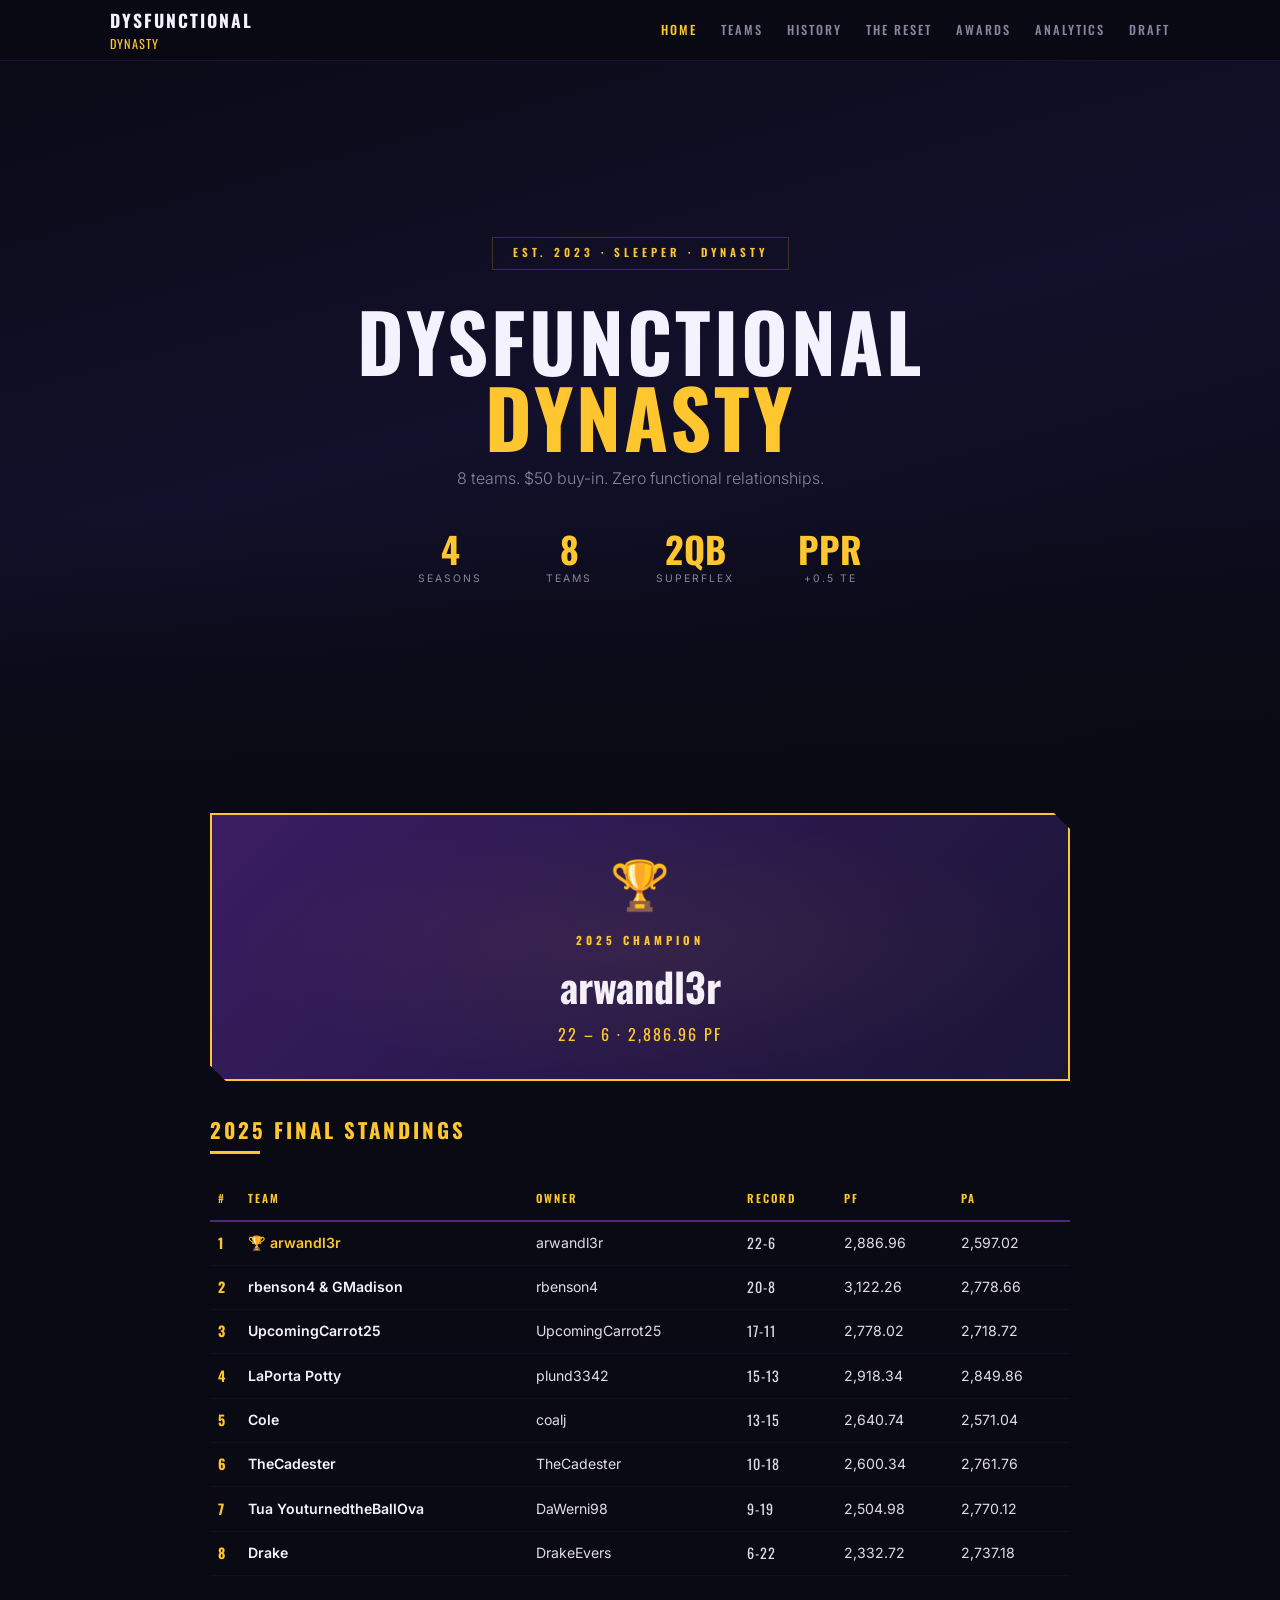
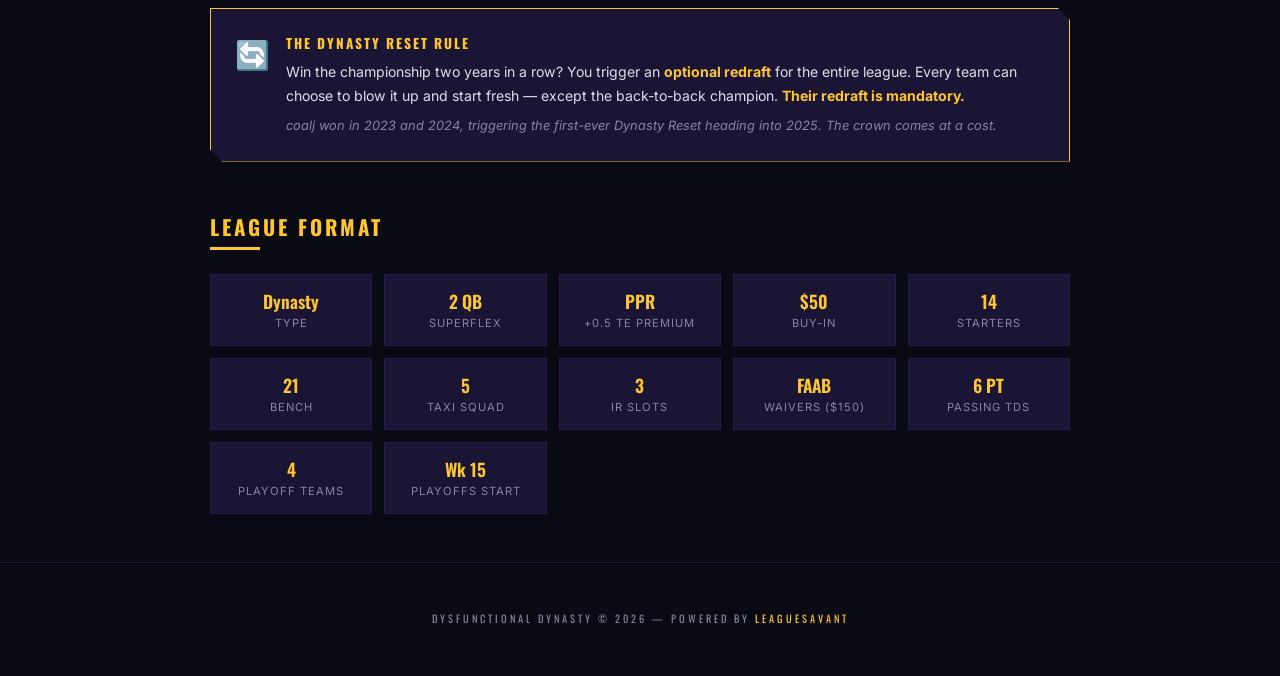
<file: index.html>
<!DOCTYPE html>
<html lang="en">
<head>
  <meta charset="UTF-8">
  <meta name="viewport" content="width=device-width, initial-scale=1.0">
  <title>Dysfunctional Dynasty — Fantasy Football</title>
  <link rel="stylesheet" href="css/style.css">
  <link href="https://fonts.googleapis.com/css2?family=Oswald:wght@400;500;600;700&family=Inter:wght@300;400;500;600;700&display=swap" rel="stylesheet">
</head>
<body>

<nav class="nav">
  <div class="nav-inner">
    <a href="index.html" class="nav-logo">DYSFUNCTIONAL<span>DYNASTY</span></a>
    <div class="nav-toggle" onclick="this.nextElementSibling.classList.toggle('open')"><span></span><span></span><span></span></div>
    <div class="nav-links">
      <a href="index.html" class="active">Home</a>
      <a href="teams.html">Teams</a>
      <a href="history.html">History</a>
      <a href="reset.html">The Reset</a>
        <a href="awards.html">Awards</a>
      <a href="analytics.html">Analytics</a>
      <a href="draft.html">Draft</a>
    </div>
  </div>
</nav>

<div class="hero">
  <div class="hero-content">
    <div style="font-size:0.7rem;font-family:'Oswald',sans-serif;font-weight:600;letter-spacing:4px;text-transform:uppercase;color:var(--gold);border:1px solid var(--border-gold);display:inline-block;padding:0.4rem 1.25rem;margin-bottom:2rem;">Est. 2023 · Sleeper · Dynasty</div>
    <h1 style="font-size:clamp(2.5rem,10vw,5rem);letter-spacing:3px;line-height:0.95;color:var(--white);margin-bottom:0.75rem;">DYSFUNCTIONAL<br><span style="color:var(--gold);">DYNASTY</span></h1>
    <p style="color:var(--text-muted);font-size:1rem;font-weight:300;max-width:500px;margin:0 auto 2.5rem;">8 teams. $50 buy-in. Zero functional relationships.</p>
    <div style="display:flex;gap:clamp(1.5rem,5vw,4rem);justify-content:center;flex-wrap:wrap;">
      <div style="text-align:center;"><div style="font-family:'Oswald',sans-serif;font-size:clamp(1.5rem,4vw,2.25rem);font-weight:700;color:var(--gold);line-height:1;">4</div><div style="font-size:0.65rem;text-transform:uppercase;letter-spacing:2px;color:var(--text-muted);margin-top:0.25rem;">Seasons</div></div>
      <div style="text-align:center;"><div style="font-family:'Oswald',sans-serif;font-size:clamp(1.5rem,4vw,2.25rem);font-weight:700;color:var(--gold);line-height:1;">8</div><div style="font-size:0.65rem;text-transform:uppercase;letter-spacing:2px;color:var(--text-muted);margin-top:0.25rem;">Teams</div></div>
      <div style="text-align:center;"><div style="font-family:'Oswald',sans-serif;font-size:clamp(1.5rem,4vw,2.25rem);font-weight:700;color:var(--gold);line-height:1;">2QB</div><div style="font-size:0.65rem;text-transform:uppercase;letter-spacing:2px;color:var(--text-muted);margin-top:0.25rem;">Superflex</div></div>
      <div style="text-align:center;"><div style="font-family:'Oswald',sans-serif;font-size:clamp(1.5rem,4vw,2.25rem);font-weight:700;color:var(--gold);line-height:1;">PPR</div><div style="font-size:0.65rem;text-transform:uppercase;letter-spacing:2px;color:var(--text-muted);margin-top:0.25rem;">+0.5 TE</div></div>
    </div>
  </div>
</div>

<section class="section">
  <!-- Champion Banner -->
  <div class="champ-banner">
    <div class="trophy">🏆</div>
    <h3>2025 Champion</h3>
    <div class="champ-name">arwandl3r</div>
    <div class="champ-record">22 – 6 · 2,886.96 PF</div>
  </div>

  <!-- 2025 Final Standings -->
  <h2 class="section-title">2025 Final Standings</h2>
  <div class="gold-line"></div>

  <div style="overflow-x:auto;">
    <table class="standings-table">
      <thead>
        <tr><th>#</th><th>Team</th><th>Owner</th><th>Record</th><th>PF</th><th>PA</th></tr>
      </thead>
      <tbody>
        <tr><td class="rank">1</td><td class="team-name champ">🏆 arwandl3r</td><td>arwandl3r</td><td class="record">22-6</td><td>2,886.96</td><td>2,597.02</td></tr>
        <tr><td class="rank">2</td><td class="team-name">rbenson4 & GMadison</td><td>rbenson4</td><td class="record">20-8</td><td>3,122.26</td><td>2,778.66</td></tr>
        <tr><td class="rank">3</td><td class="team-name">UpcomingCarrot25</td><td>UpcomingCarrot25</td><td class="record">17-11</td><td>2,778.02</td><td>2,718.72</td></tr>
        <tr><td class="rank">4</td><td class="team-name">LaPorta Potty</td><td>plund3342</td><td class="record">15-13</td><td>2,918.34</td><td>2,849.86</td></tr>
        <tr><td class="rank">5</td><td class="team-name">Cole</td><td>coalj</td><td class="record">13-15</td><td>2,640.74</td><td>2,571.04</td></tr>
        <tr><td class="rank">6</td><td class="team-name">TheCadester</td><td>TheCadester</td><td class="record">10-18</td><td>2,600.34</td><td>2,761.76</td></tr>
        <tr><td class="rank">7</td><td class="team-name">Tua YouturnedtheBallOva</td><td>DaWerni98</td><td class="record">9-19</td><td>2,504.98</td><td>2,770.12</td></tr>
        <tr><td class="rank">8</td><td class="team-name">Drake</td><td>DrakeEvers</td><td class="record">6-22</td><td>2,332.72</td><td>2,737.18</td></tr>
      </tbody>
    </table>
  </div>

  <!-- Dynasty Reset Rule -->
  <div class="card" style="margin-top:2rem;border-color:var(--gold);">
    <div style="display:flex;align-items:flex-start;gap:1rem;">
      <div style="font-size:1.75rem;">🔄</div>
      <div>
        <h3 style="font-family:'Oswald',sans-serif;font-size:0.85rem;letter-spacing:2px;color:var(--gold);text-transform:uppercase;margin-bottom:0.35rem;">The Dynasty Reset Rule</h3>
        <p style="font-size:0.88rem;color:var(--text);line-height:1.7;">Win the championship two years in a row? You trigger an <strong style="color:var(--gold);">optional redraft</strong> for the entire league. Every team can choose to blow it up and start fresh — except the back-to-back champion. <strong style="color:var(--gold);">Their redraft is mandatory.</strong></p>
        <p style="font-size:0.8rem;color:var(--text-muted);margin-top:0.5rem;font-style:italic;">coalj won in 2023 and 2024, triggering the first-ever Dynasty Reset heading into 2025. The crown comes at a cost.</p>
      </div>
    </div>
  </div>

  <!-- League Format -->
  <div style="margin-top:3rem;">
    <h2 class="section-title">League Format</h2>
    <div class="gold-line"></div>
    <div class="format-grid">
      <div class="format-item"><div class="val">Dynasty</div><div class="label">Type</div></div>
      <div class="format-item"><div class="val">2 QB</div><div class="label">Superflex</div></div>
      <div class="format-item"><div class="val">PPR</div><div class="label">+0.5 TE Premium</div></div>
      <div class="format-item"><div class="val">$50</div><div class="label">Buy-In</div></div>
      <div class="format-item"><div class="val">14</div><div class="label">Starters</div></div>
      <div class="format-item"><div class="val">21</div><div class="label">Bench</div></div>
      <div class="format-item"><div class="val">5</div><div class="label">Taxi Squad</div></div>
      <div class="format-item"><div class="val">3</div><div class="label">IR Slots</div></div>
      <div class="format-item"><div class="val">FAAB</div><div class="label">Waivers ($150)</div></div>
      <div class="format-item"><div class="val">6 PT</div><div class="label">Passing TDs</div></div>
      <div class="format-item"><div class="val">4</div><div class="label">Playoff Teams</div></div>
      <div class="format-item"><div class="val">Wk 15</div><div class="label">Playoffs Start</div></div>
    </div>
  </div>
</section>

<footer>Dysfunctional Dynasty &copy; 2026 — Powered by <span>LeagueSavant</span></footer>

</body>
</html>
</file>
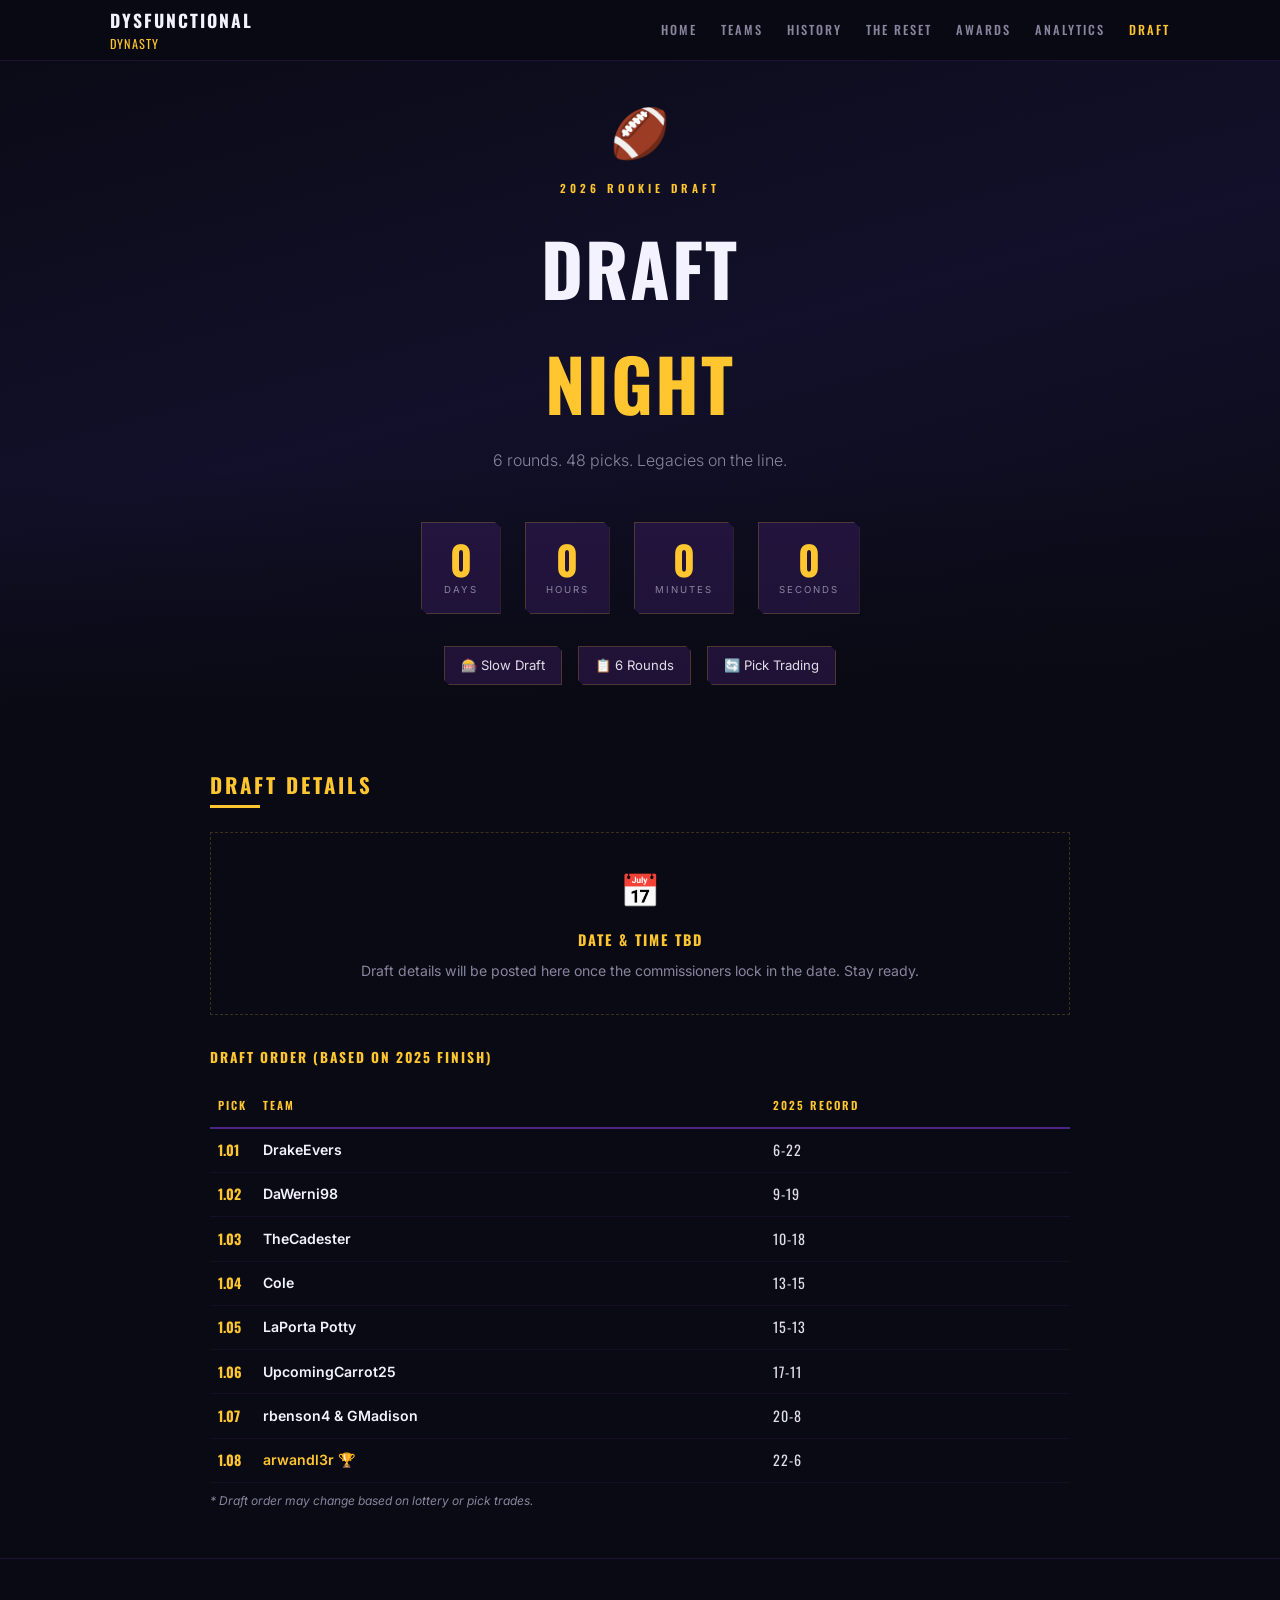
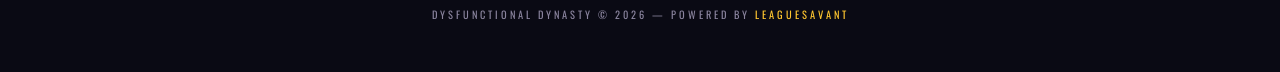
<file: draft.html>
<!DOCTYPE html>
<html lang="en">
<head>
  <meta charset="UTF-8">
  <meta name="viewport" content="width=device-width, initial-scale=1.0">
  <title>Draft — Dysfunctional Dynasty</title>
  <link rel="stylesheet" href="css/style.css">
  <link href="https://fonts.googleapis.com/css2?family=Oswald:wght@400;500;600;700&family=Inter:wght@300;400;500;600;700&display=swap" rel="stylesheet">
</head>
<body>

<nav class="nav">
  <div class="nav-inner">
    <a href="index.html" class="nav-logo">DYSFUNCTIONAL<span>DYNASTY</span></a>
    <div class="nav-toggle" onclick="this.nextElementSibling.classList.toggle('open')"><span></span><span></span><span></span></div>
    <div class="nav-links">
      <a href="index.html">Home</a>
      <a href="teams.html">Teams</a>
      <a href="history.html">History</a>
      <a href="reset.html">The Reset</a>
        <a href="awards.html">Awards</a>
      <a href="analytics.html">Analytics</a>
      <a href="draft.html" class="active">Draft</a>
    </div>
  </div>
</nav>

<div class="hero" style="min-height:80vh;">
  <div class="hero-content">
    <div style="font-size:3rem;margin-bottom:0.5rem;">🏈</div>
    <div style="font-size:0.7rem;font-family:'Oswald',sans-serif;font-weight:600;letter-spacing:4px;text-transform:uppercase;color:var(--gold);margin-bottom:0.75rem;">2026 Rookie Draft</div>
    <h1 style="font-size:clamp(2.5rem,8vw,4.5rem);letter-spacing:2px;color:var(--white);margin-bottom:0.5rem;">DRAFT<br><span style="color:var(--gold);">NIGHT</span></h1>
    <p style="color:var(--text-muted);font-size:1rem;font-weight:300;margin-bottom:3rem;">6 rounds. 48 picks. Legacies on the line.</p>

    <div class="countdown" id="countdown">
      <div class="countdown-box"><div class="num" id="cd-days">--</div><div class="unit">Days</div></div>
      <div class="countdown-box"><div class="num" id="cd-hours">--</div><div class="unit">Hours</div></div>
      <div class="countdown-box"><div class="num" id="cd-min">--</div><div class="unit">Minutes</div></div>
      <div class="countdown-box"><div class="num" id="cd-sec">--</div><div class="unit">Seconds</div></div>
    </div>

    <div style="display:flex;gap:1rem;justify-content:center;flex-wrap:wrap;margin-top:1rem;">
      <div style="background:rgba(79,38,131,0.3);border:1px solid var(--border-gold);padding:0.5rem 1rem;font-size:0.82rem;clip-path:polygon(0 0,calc(100% - 5px) 0,100% 5px,100% 100%,5px 100%,0 calc(100% - 5px));">
        <span style="color:var(--gold);">🎰</span> <span style="color:var(--text);">Slow Draft</span>
      </div>
      <div style="background:rgba(79,38,131,0.3);border:1px solid var(--border-gold);padding:0.5rem 1rem;font-size:0.82rem;clip-path:polygon(0 0,calc(100% - 5px) 0,100% 5px,100% 100%,5px 100%,0 calc(100% - 5px));">
        <span style="color:var(--gold);">📋</span> <span style="color:var(--text);">6 Rounds</span>
      </div>
      <div style="background:rgba(79,38,131,0.3);border:1px solid var(--border-gold);padding:0.5rem 1rem;font-size:0.82rem;clip-path:polygon(0 0,calc(100% - 5px) 0,100% 5px,100% 100%,5px 100%,0 calc(100% - 5px));">
        <span style="color:var(--gold);">🔄</span> <span style="color:var(--text);">Pick Trading</span>
      </div>
    </div>
  </div>
</div>

<section class="section">
  <h2 class="section-title">Draft Details</h2>
  <div class="gold-line"></div>

  <div style="text-align:center;padding:2rem;border:1px dashed var(--border-gold);">
    <div style="font-size:2rem;margin-bottom:0.75rem;">📅</div>
    <h3 style="color:var(--gold);font-size:0.9rem;letter-spacing:2px;margin-bottom:0.5rem;">DATE & TIME TBD</h3>
    <p style="color:var(--text-muted);font-size:0.88rem;">Draft details will be posted here once the commissioners lock in the date. Stay ready.</p>
  </div>

  <div style="margin-top:2rem;">
    <h3 style="font-family:'Oswald',sans-serif;font-size:0.85rem;letter-spacing:2px;color:var(--gold);margin-bottom:1rem;text-transform:uppercase;">Draft Order (Based on 2025 Finish)</h3>
    <table class="standings-table">
      <thead><tr><th>Pick</th><th>Team</th><th>2025 Record</th></tr></thead>
      <tbody>
        <tr><td class="rank">1.01</td><td class="team-name">DrakeEvers</td><td class="record">6-22</td></tr>
        <tr><td class="rank">1.02</td><td class="team-name">DaWerni98</td><td class="record">9-19</td></tr>
        <tr><td class="rank">1.03</td><td class="team-name">TheCadester</td><td class="record">10-18</td></tr>
        <tr><td class="rank">1.04</td><td class="team-name">Cole</td><td class="record">13-15</td></tr>
        <tr><td class="rank">1.05</td><td class="team-name">LaPorta Potty</td><td class="record">15-13</td></tr>
        <tr><td class="rank">1.06</td><td class="team-name">UpcomingCarrot25</td><td class="record">17-11</td></tr>
        <tr><td class="rank">1.07</td><td class="team-name">rbenson4 & GMadison</td><td class="record">20-8</td></tr>
        <tr><td class="rank">1.08</td><td class="team-name champ">arwandl3r 🏆</td><td class="record">22-6</td></tr>
      </tbody>
    </table>
    <p style="font-size:0.75rem;color:var(--text-muted);margin-top:0.5rem;font-style:italic;">* Draft order may change based on lottery or pick trades.</p>
  </div>
</section>

<footer>Dysfunctional Dynasty &copy; 2026 — Powered by <span>LeagueSavant</span></footer>

<script>
  // Placeholder date — update when commissioners set the date
  var DRAFT_DATE = new Date('2026-08-15T19:00:00-05:00');
  function updateCountdown() {
    var now = new Date();
    var diff = DRAFT_DATE - now;
    if (diff <= 0) {
      document.getElementById('cd-days').textContent = '0';
      document.getElementById('cd-hours').textContent = '0';
      document.getElementById('cd-min').textContent = '0';
      document.getElementById('cd-sec').textContent = '0';
      return;
    }
    var d = Math.floor(diff / 86400000);
    var h = Math.floor((diff % 86400000) / 3600000);
    var m = Math.floor((diff % 3600000) / 60000);
    var s = Math.floor((diff % 60000) / 1000);
    document.getElementById('cd-days').textContent = d;
    document.getElementById('cd-hours').textContent = h;
    document.getElementById('cd-min').textContent = m;
    document.getElementById('cd-sec').textContent = s;
  }
  updateCountdown();
  setInterval(updateCountdown, 1000);
</script>

</body>
</html>
</file>
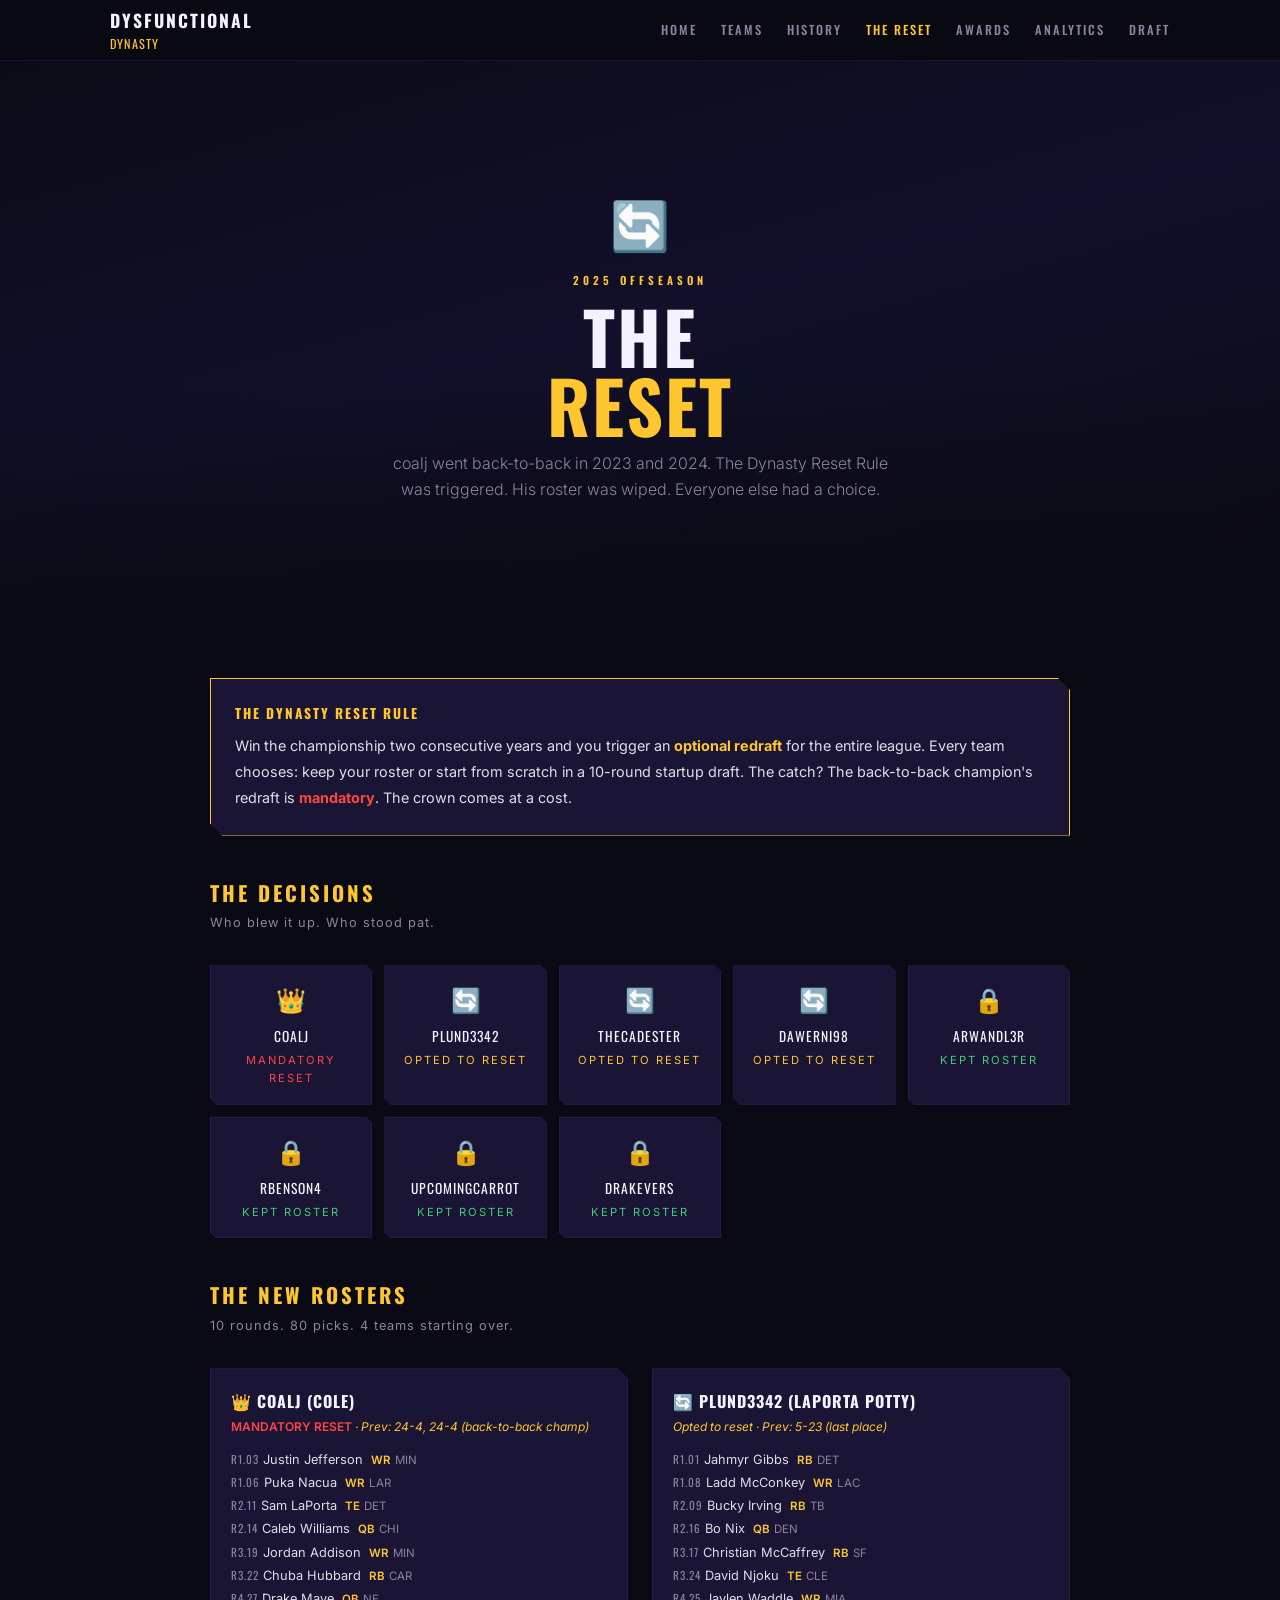
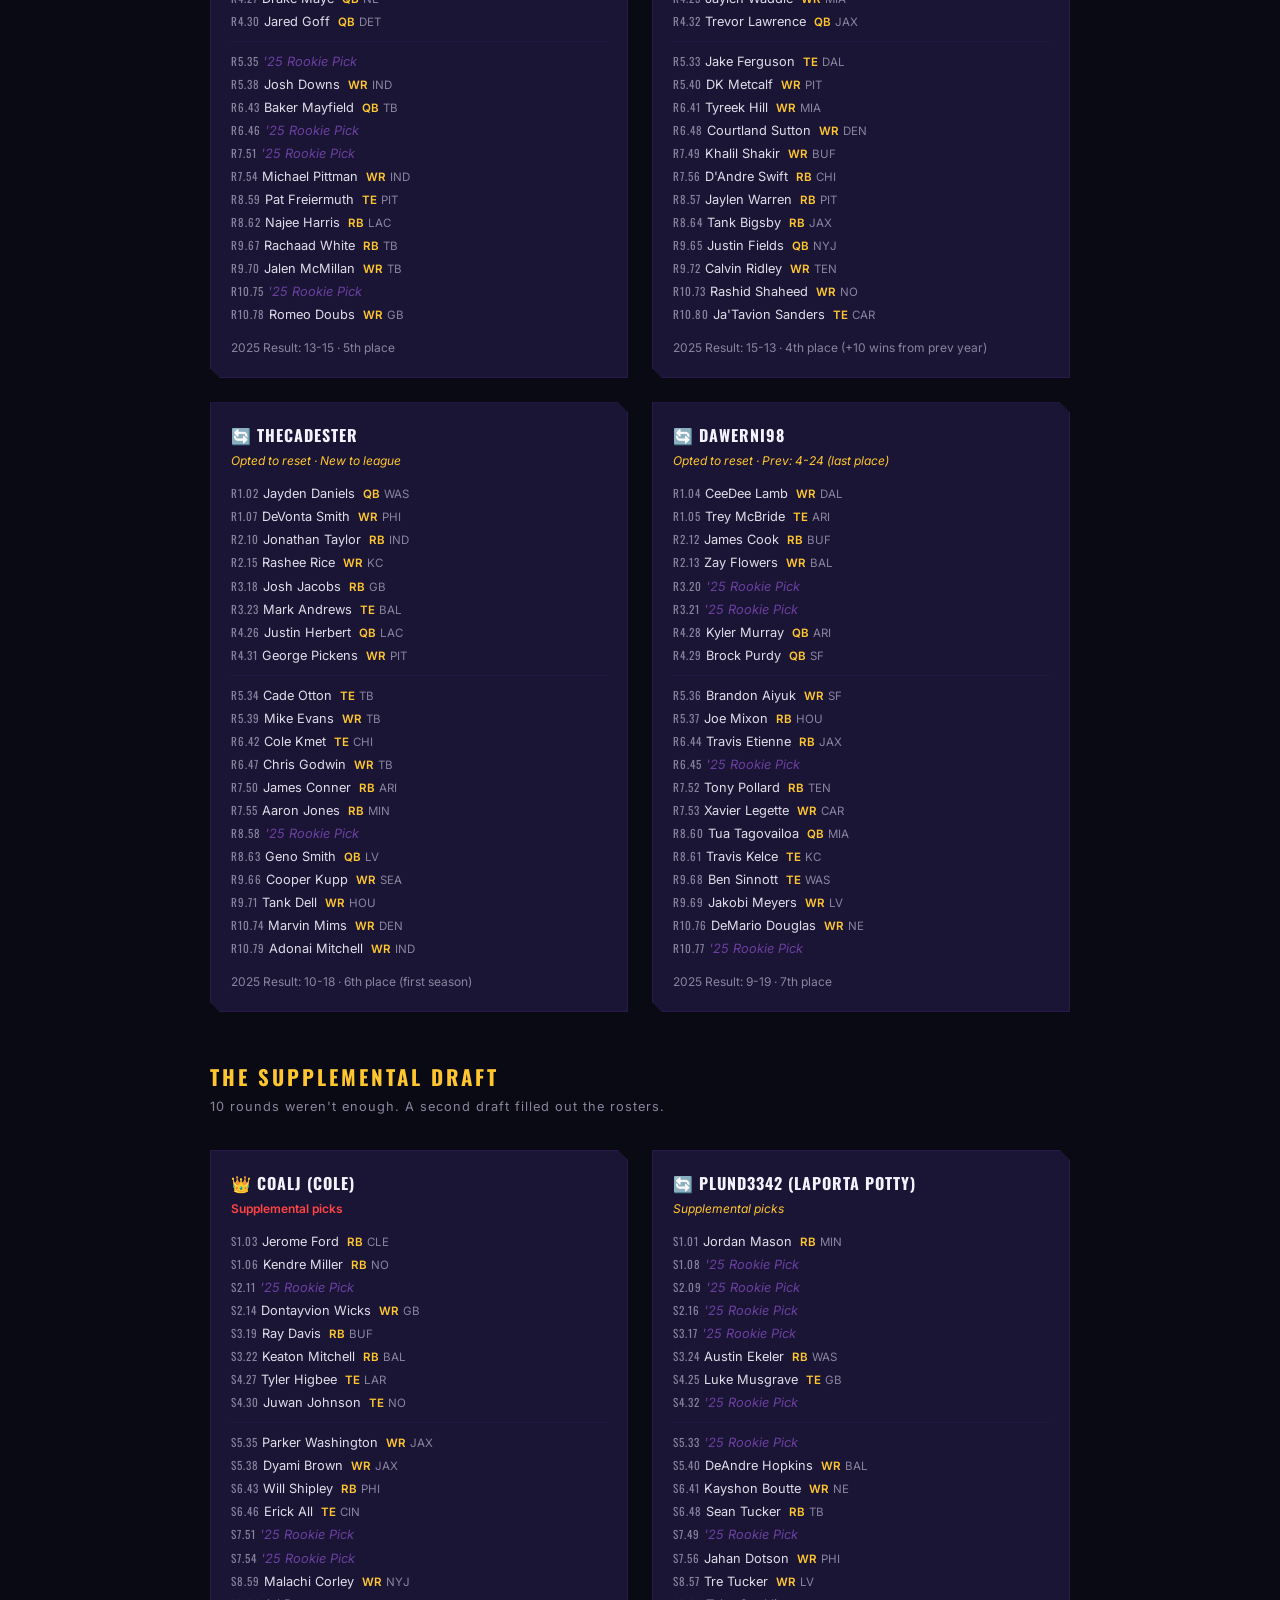
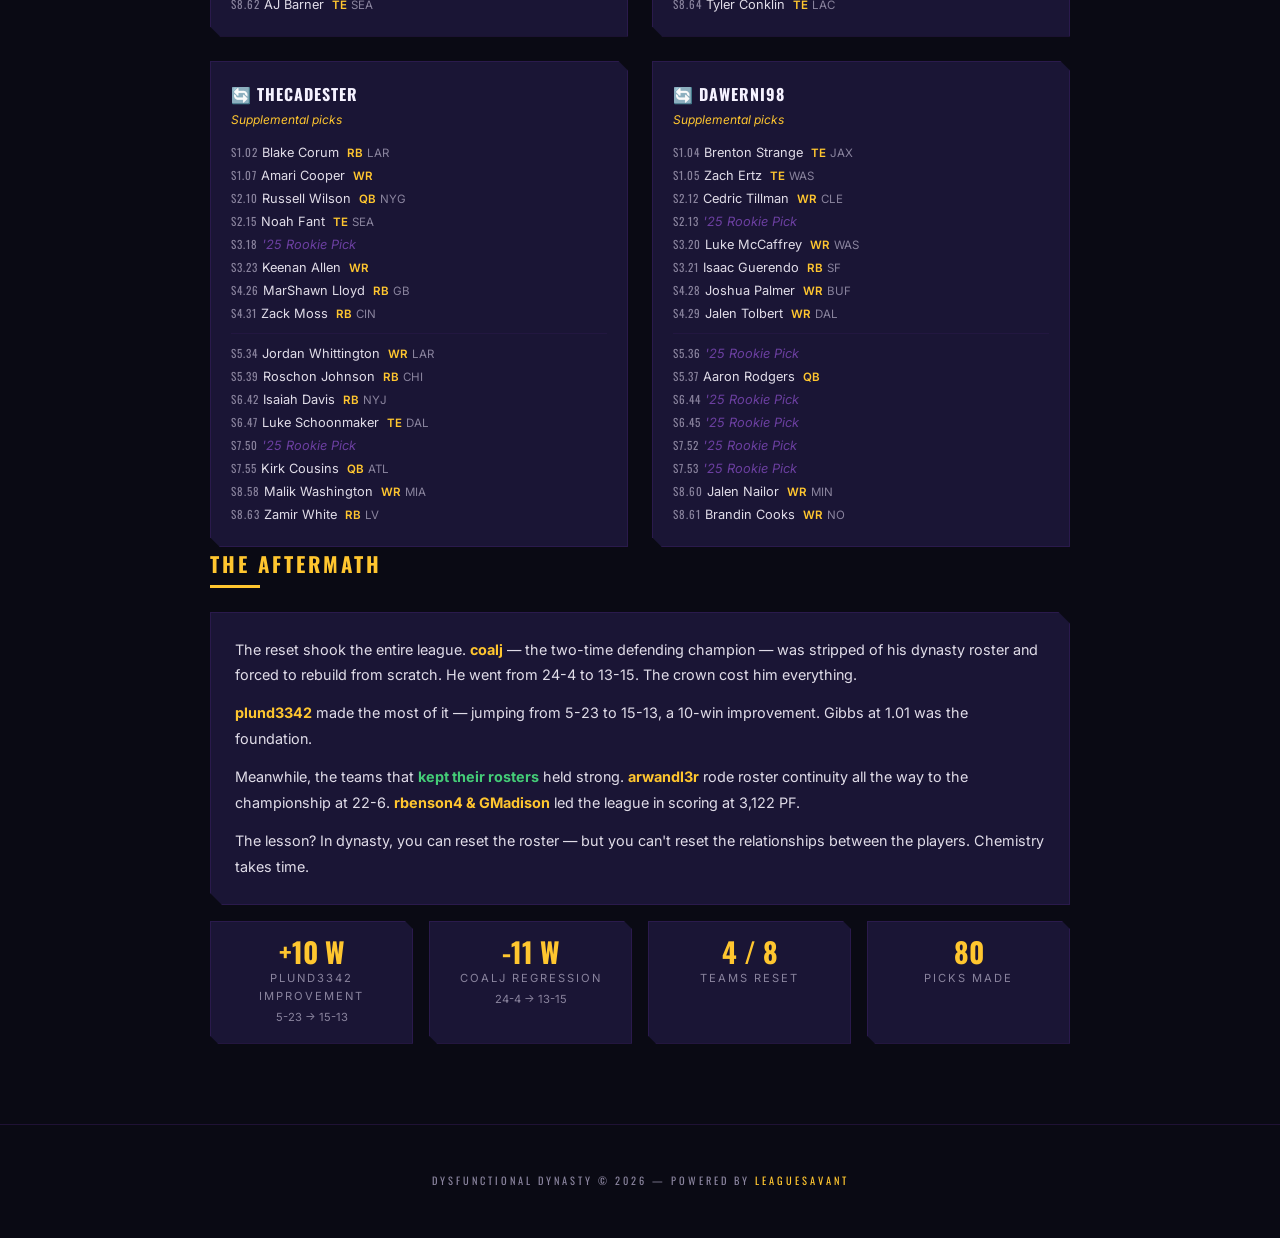
<file: reset.html>
<!DOCTYPE html>
<html lang="en">
<head>
  <meta charset="UTF-8">
  <meta name="viewport" content="width=device-width, initial-scale=1.0">
  <title>The Reset — Dysfunctional Dynasty</title>
  <link rel="stylesheet" href="css/style.css">
  <link href="https://fonts.googleapis.com/css2?family=Oswald:wght@400;500;600;700&family=Inter:wght@300;400;500;600;700&display=swap" rel="stylesheet">
  <style>
    .reset-grid { display: grid; grid-template-columns: repeat(auto-fill, minmax(300px, 1fr)); gap: 1.5rem; margin-top: 1.5rem; }
    .roster-card {
      background: var(--card);
      border: 1px solid var(--border);
      padding: 1.25rem;
      clip-path: polygon(0 0, calc(100% - 10px) 0, 100% 10px, 100% 100%, 10px 100%, 0 calc(100% - 10px));
    }
    .roster-card h3 {
      font-family: 'Oswald', sans-serif;
      font-size: 1rem;
      color: var(--white);
      letter-spacing: 1px;
      margin-bottom: 0.15rem;
    }
    .roster-card .subtitle { font-size: 0.75rem; color: var(--gold); margin-bottom: 0.75rem; font-style: italic; }
    .roster-card .mandatory { color: var(--red); font-weight: 600; font-style: normal; }
    .pick-list { font-size: 0.8rem; line-height: 1.8; }
    .pick-list .rd { color: var(--text-muted); font-family: 'Oswald', sans-serif; font-size: 0.7rem; letter-spacing: 1px; }
    .pick-list .player { color: var(--text); }
    .pick-list .pos { color: var(--gold); font-weight: 600; font-size: 0.72rem; margin-left: 0.25rem; }
    .pick-list .team-tag { color: var(--text-muted); font-size: 0.72rem; }
    .pick-list .rookie-pick { color: var(--purple-light); font-style: italic; }
    .pick-list .section-break { margin-top: 0.5rem; padding-top: 0.5rem; border-top: 1px solid rgba(79,38,131,0.15); }

    .decision-grid { display: grid; grid-template-columns: repeat(auto-fill, minmax(160px, 1fr)); gap: 0.75rem; margin: 1.5rem 0 2.5rem; }
    .decision-card {
      background: var(--card);
      border: 1px solid var(--border);
      padding: 1rem;
      text-align: center;
      clip-path: polygon(0 0, calc(100% - 6px) 0, 100% 6px, 100% 100%, 6px 100%, 0 calc(100% - 6px));
    }
    .decision-card .icon { font-size: 1.5rem; margin-bottom: 0.35rem; }
    .decision-card .name { font-family: 'Oswald', sans-serif; font-size: 0.85rem; color: var(--white); letter-spacing: 1px; }
    .decision-card .verdict { font-size: 0.7rem; text-transform: uppercase; letter-spacing: 2px; margin-top: 0.25rem; }
    .decision-card .verdict.reset { color: var(--gold); }
    .decision-card .verdict.kept { color: var(--green); }
    .decision-card .verdict.forced { color: var(--red); }

    .draft-board { width: 100%; border-collapse: collapse; font-size: 0.8rem; margin-top: 1rem; }
    .draft-board th {
      font-family: 'Oswald', sans-serif;
      font-size: 0.65rem;
      font-weight: 600;
      letter-spacing: 2px;
      text-transform: uppercase;
      color: var(--gold);
      text-align: left;
      padding: 0.6rem 0.4rem;
      border-bottom: 2px solid var(--purple);
      position: sticky;
      top: 60px;
      background: var(--bg);
    }
    .draft-board td {
      padding: 0.45rem 0.4rem;
      border-bottom: 1px solid rgba(79,38,131,0.12);
    }
    .draft-board tr:hover td { background: var(--gold-soft); }
    .draft-board .pick-num { font-family: 'Oswald', sans-serif; color: var(--gold); font-weight: 600; width: 50px; }
    .draft-board .owner-col { color: var(--text-muted); }
    .draft-board .player-col { color: var(--white); font-weight: 500; }
    .draft-board .pos-col { font-weight: 600; }
    .draft-board .pos-QB { color: #ff6b6b; }
    .draft-board .pos-RB { color: #6bdfff; }
    .draft-board .pos-WR { color: #6bff8e; }
    .draft-board .pos-TE { color: #ffb86b; }
    .draft-board .rookie-row td { font-style: italic; opacity: 0.6; }
    .draft-board .round-header td {
      font-family: 'Oswald', sans-serif;
      font-size: 0.72rem;
      letter-spacing: 2px;
      color: var(--purple-light);
      padding: 0.75rem 0.4rem 0.35rem;
      border-bottom: 1px solid var(--border);
      text-transform: uppercase;
    }
  </style>
</head>
<body>

<nav class="nav">
  <div class="nav-inner">
    <a href="index.html" class="nav-logo">DYSFUNCTIONAL<span>DYNASTY</span></a>
    <div class="nav-toggle" onclick="this.nextElementSibling.classList.toggle('open')"><span></span><span></span><span></span></div>
    <div class="nav-links">
      <a href="index.html">Home</a>
      <a href="teams.html">Teams</a>
      <a href="history.html">History</a>
      <a href="reset.html" class="active">The Reset</a>
      <a href="awards.html">Awards</a>
      <a href="analytics.html">Analytics</a>
      <a href="draft.html">Draft</a>
    </div>
  </div>
</nav>

<div class="hero" style="min-height:70vh;">
  <div class="hero-content">
    <div style="font-size:3rem;margin-bottom:0.5rem;">🔄</div>
    <div style="font-size:0.7rem;font-family:'Oswald',sans-serif;font-weight:600;letter-spacing:4px;text-transform:uppercase;color:var(--gold);margin-bottom:0.75rem;">2025 Offseason</div>
    <h1 style="font-size:clamp(2.5rem,8vw,4.5rem);letter-spacing:2px;color:var(--white);line-height:0.95;margin-bottom:0.75rem;">THE<br><span style="color:var(--gold);">RESET</span></h1>
    <p style="color:var(--text-muted);font-size:1rem;font-weight:300;max-width:520px;margin:0 auto;">coalj went back-to-back in 2023 and 2024. The Dynasty Reset Rule was triggered. His roster was wiped. Everyone else had a choice.</p>
  </div>
</div>

<section class="section">

  <!-- The Rule -->
  <div class="card" style="border-color:var(--gold);margin-bottom:2.5rem;">
    <h3 style="font-family:'Oswald',sans-serif;font-size:0.85rem;letter-spacing:2px;color:var(--gold);text-transform:uppercase;margin-bottom:0.5rem;">The Dynasty Reset Rule</h3>
    <p style="font-size:0.9rem;line-height:1.8;">Win the championship two consecutive years and you trigger an <strong style="color:var(--gold);">optional redraft</strong> for the entire league. Every team chooses: keep your roster or start from scratch in a 10-round startup draft. The catch? The back-to-back champion's redraft is <strong style="color:var(--red);">mandatory</strong>. The crown comes at a cost.</p>
  </div>

  <!-- The Decisions -->
  <h2 class="section-title">The Decisions</h2>
  <p class="section-sub">Who blew it up. Who stood pat.</p>

  <div class="decision-grid">
    <div class="decision-card">
      <div class="icon">👑</div>
      <div class="name">COALJ</div>
      <div class="verdict forced">MANDATORY RESET</div>
    </div>
    <div class="decision-card">
      <div class="icon">🔄</div>
      <div class="name">PLUND3342</div>
      <div class="verdict reset">OPTED TO RESET</div>
    </div>
    <div class="decision-card">
      <div class="icon">🔄</div>
      <div class="name">THECADESTER</div>
      <div class="verdict reset">OPTED TO RESET</div>
    </div>
    <div class="decision-card">
      <div class="icon">🔄</div>
      <div class="name">DAWERNI98</div>
      <div class="verdict reset">OPTED TO RESET</div>
    </div>
    <div class="decision-card">
      <div class="icon">🔒</div>
      <div class="name">ARWANDL3R</div>
      <div class="verdict kept">KEPT ROSTER</div>
    </div>
    <div class="decision-card">
      <div class="icon">🔒</div>
      <div class="name">RBENSON4</div>
      <div class="verdict kept">KEPT ROSTER</div>
    </div>
    <div class="decision-card">
      <div class="icon">🔒</div>
      <div class="name">UPCOMINGCARROT</div>
      <div class="verdict kept">KEPT ROSTER</div>
    </div>
    <div class="decision-card">
      <div class="icon">🔒</div>
      <div class="name">DRAKEVERS</div>
      <div class="verdict kept">KEPT ROSTER</div>
    </div>
  </div>

  <!-- New Rosters -->
  <h2 class="section-title">The New Rosters</h2>
  <p class="section-sub">10 rounds. 80 picks. 4 teams starting over.</p>

  <div class="reset-grid">

    <!-- coalj -->
    <div class="roster-card">
      <h3>👑 COALJ (COLE)</h3>
      <div class="subtitle"><span class="mandatory">MANDATORY RESET</span> · Prev: 24-4, 24-4 (back-to-back champ)</div>
      <div class="pick-list">
        <div><span class="rd">R1.03</span> <span class="player">Justin Jefferson</span> <span class="pos">WR</span> <span class="team-tag">MIN</span></div>
        <div><span class="rd">R1.06</span> <span class="player">Puka Nacua</span> <span class="pos">WR</span> <span class="team-tag">LAR</span></div>
        <div><span class="rd">R2.11</span> <span class="player">Sam LaPorta</span> <span class="pos">TE</span> <span class="team-tag">DET</span></div>
        <div><span class="rd">R2.14</span> <span class="player">Caleb Williams</span> <span class="pos">QB</span> <span class="team-tag">CHI</span></div>
        <div><span class="rd">R3.19</span> <span class="player">Jordan Addison</span> <span class="pos">WR</span> <span class="team-tag">MIN</span></div>
        <div><span class="rd">R3.22</span> <span class="player">Chuba Hubbard</span> <span class="pos">RB</span> <span class="team-tag">CAR</span></div>
        <div><span class="rd">R4.27</span> <span class="player">Drake Maye</span> <span class="pos">QB</span> <span class="team-tag">NE</span></div>
        <div><span class="rd">R4.30</span> <span class="player">Jared Goff</span> <span class="pos">QB</span> <span class="team-tag">DET</span></div>
        <div class="section-break"><span class="rd">R5.35</span> <span class="rookie-pick">'25 Rookie Pick</span></div>
        <div><span class="rd">R5.38</span> <span class="player">Josh Downs</span> <span class="pos">WR</span> <span class="team-tag">IND</span></div>
        <div><span class="rd">R6.43</span> <span class="player">Baker Mayfield</span> <span class="pos">QB</span> <span class="team-tag">TB</span></div>
        <div><span class="rd">R6.46</span> <span class="rookie-pick">'25 Rookie Pick</span></div>
        <div><span class="rd">R7.51</span> <span class="rookie-pick">'25 Rookie Pick</span></div>
        <div><span class="rd">R7.54</span> <span class="player">Michael Pittman</span> <span class="pos">WR</span> <span class="team-tag">IND</span></div>
        <div><span class="rd">R8.59</span> <span class="player">Pat Freiermuth</span> <span class="pos">TE</span> <span class="team-tag">PIT</span></div>
        <div><span class="rd">R8.62</span> <span class="player">Najee Harris</span> <span class="pos">RB</span> <span class="team-tag">LAC</span></div>
        <div><span class="rd">R9.67</span> <span class="player">Rachaad White</span> <span class="pos">RB</span> <span class="team-tag">TB</span></div>
        <div><span class="rd">R9.70</span> <span class="player">Jalen McMillan</span> <span class="pos">WR</span> <span class="team-tag">TB</span></div>
        <div><span class="rd">R10.75</span> <span class="rookie-pick">'25 Rookie Pick</span></div>
        <div><span class="rd">R10.78</span> <span class="player">Romeo Doubs</span> <span class="pos">WR</span> <span class="team-tag">GB</span></div>
      </div>
      <div style="margin-top:0.75rem;font-size:0.75rem;color:var(--text-muted);">2025 Result: 13-15 · 5th place</div>
    </div>

    <!-- plund3342 -->
    <div class="roster-card">
      <h3>🔄 PLUND3342 (LAPORTA POTTY)</h3>
      <div class="subtitle">Opted to reset · Prev: 5-23 (last place)</div>
      <div class="pick-list">
        <div><span class="rd">R1.01</span> <span class="player">Jahmyr Gibbs</span> <span class="pos">RB</span> <span class="team-tag">DET</span></div>
        <div><span class="rd">R1.08</span> <span class="player">Ladd McConkey</span> <span class="pos">WR</span> <span class="team-tag">LAC</span></div>
        <div><span class="rd">R2.09</span> <span class="player">Bucky Irving</span> <span class="pos">RB</span> <span class="team-tag">TB</span></div>
        <div><span class="rd">R2.16</span> <span class="player">Bo Nix</span> <span class="pos">QB</span> <span class="team-tag">DEN</span></div>
        <div><span class="rd">R3.17</span> <span class="player">Christian McCaffrey</span> <span class="pos">RB</span> <span class="team-tag">SF</span></div>
        <div><span class="rd">R3.24</span> <span class="player">David Njoku</span> <span class="pos">TE</span> <span class="team-tag">CLE</span></div>
        <div><span class="rd">R4.25</span> <span class="player">Jaylen Waddle</span> <span class="pos">WR</span> <span class="team-tag">MIA</span></div>
        <div><span class="rd">R4.32</span> <span class="player">Trevor Lawrence</span> <span class="pos">QB</span> <span class="team-tag">JAX</span></div>
        <div class="section-break"><span class="rd">R5.33</span> <span class="player">Jake Ferguson</span> <span class="pos">TE</span> <span class="team-tag">DAL</span></div>
        <div><span class="rd">R5.40</span> <span class="player">DK Metcalf</span> <span class="pos">WR</span> <span class="team-tag">PIT</span></div>
        <div><span class="rd">R6.41</span> <span class="player">Tyreek Hill</span> <span class="pos">WR</span> <span class="team-tag">MIA</span></div>
        <div><span class="rd">R6.48</span> <span class="player">Courtland Sutton</span> <span class="pos">WR</span> <span class="team-tag">DEN</span></div>
        <div><span class="rd">R7.49</span> <span class="player">Khalil Shakir</span> <span class="pos">WR</span> <span class="team-tag">BUF</span></div>
        <div><span class="rd">R7.56</span> <span class="player">D'Andre Swift</span> <span class="pos">RB</span> <span class="team-tag">CHI</span></div>
        <div><span class="rd">R8.57</span> <span class="player">Jaylen Warren</span> <span class="pos">RB</span> <span class="team-tag">PIT</span></div>
        <div><span class="rd">R8.64</span> <span class="player">Tank Bigsby</span> <span class="pos">RB</span> <span class="team-tag">JAX</span></div>
        <div><span class="rd">R9.65</span> <span class="player">Justin Fields</span> <span class="pos">QB</span> <span class="team-tag">NYJ</span></div>
        <div><span class="rd">R9.72</span> <span class="player">Calvin Ridley</span> <span class="pos">WR</span> <span class="team-tag">TEN</span></div>
        <div><span class="rd">R10.73</span> <span class="player">Rashid Shaheed</span> <span class="pos">WR</span> <span class="team-tag">NO</span></div>
        <div><span class="rd">R10.80</span> <span class="player">Ja'Tavion Sanders</span> <span class="pos">TE</span> <span class="team-tag">CAR</span></div>
      </div>
      <div style="margin-top:0.75rem;font-size:0.75rem;color:var(--text-muted);">2025 Result: 15-13 · 4th place (+10 wins from prev year)</div>
    </div>

    <!-- TheCadester -->
    <div class="roster-card">
      <h3>🔄 THECADESTER</h3>
      <div class="subtitle">Opted to reset · New to league</div>
      <div class="pick-list">
        <div><span class="rd">R1.02</span> <span class="player">Jayden Daniels</span> <span class="pos">QB</span> <span class="team-tag">WAS</span></div>
        <div><span class="rd">R1.07</span> <span class="player">DeVonta Smith</span> <span class="pos">WR</span> <span class="team-tag">PHI</span></div>
        <div><span class="rd">R2.10</span> <span class="player">Jonathan Taylor</span> <span class="pos">RB</span> <span class="team-tag">IND</span></div>
        <div><span class="rd">R2.15</span> <span class="player">Rashee Rice</span> <span class="pos">WR</span> <span class="team-tag">KC</span></div>
        <div><span class="rd">R3.18</span> <span class="player">Josh Jacobs</span> <span class="pos">RB</span> <span class="team-tag">GB</span></div>
        <div><span class="rd">R3.23</span> <span class="player">Mark Andrews</span> <span class="pos">TE</span> <span class="team-tag">BAL</span></div>
        <div><span class="rd">R4.26</span> <span class="player">Justin Herbert</span> <span class="pos">QB</span> <span class="team-tag">LAC</span></div>
        <div><span class="rd">R4.31</span> <span class="player">George Pickens</span> <span class="pos">WR</span> <span class="team-tag">PIT</span></div>
        <div class="section-break"><span class="rd">R5.34</span> <span class="player">Cade Otton</span> <span class="pos">TE</span> <span class="team-tag">TB</span></div>
        <div><span class="rd">R5.39</span> <span class="player">Mike Evans</span> <span class="pos">WR</span> <span class="team-tag">TB</span></div>
        <div><span class="rd">R6.42</span> <span class="player">Cole Kmet</span> <span class="pos">TE</span> <span class="team-tag">CHI</span></div>
        <div><span class="rd">R6.47</span> <span class="player">Chris Godwin</span> <span class="pos">WR</span> <span class="team-tag">TB</span></div>
        <div><span class="rd">R7.50</span> <span class="player">James Conner</span> <span class="pos">RB</span> <span class="team-tag">ARI</span></div>
        <div><span class="rd">R7.55</span> <span class="player">Aaron Jones</span> <span class="pos">RB</span> <span class="team-tag">MIN</span></div>
        <div><span class="rd">R8.58</span> <span class="rookie-pick">'25 Rookie Pick</span></div>
        <div><span class="rd">R8.63</span> <span class="player">Geno Smith</span> <span class="pos">QB</span> <span class="team-tag">LV</span></div>
        <div><span class="rd">R9.66</span> <span class="player">Cooper Kupp</span> <span class="pos">WR</span> <span class="team-tag">SEA</span></div>
        <div><span class="rd">R9.71</span> <span class="player">Tank Dell</span> <span class="pos">WR</span> <span class="team-tag">HOU</span></div>
        <div><span class="rd">R10.74</span> <span class="player">Marvin Mims</span> <span class="pos">WR</span> <span class="team-tag">DEN</span></div>
        <div><span class="rd">R10.79</span> <span class="player">Adonai Mitchell</span> <span class="pos">WR</span> <span class="team-tag">IND</span></div>
      </div>
      <div style="margin-top:0.75rem;font-size:0.75rem;color:var(--text-muted);">2025 Result: 10-18 · 6th place (first season)</div>
    </div>

    <!-- DaWerni98 -->
    <div class="roster-card">
      <h3>🔄 DAWERNI98</h3>
      <div class="subtitle">Opted to reset · Prev: 4-24 (last place)</div>
      <div class="pick-list">
        <div><span class="rd">R1.04</span> <span class="player">CeeDee Lamb</span> <span class="pos">WR</span> <span class="team-tag">DAL</span></div>
        <div><span class="rd">R1.05</span> <span class="player">Trey McBride</span> <span class="pos">TE</span> <span class="team-tag">ARI</span></div>
        <div><span class="rd">R2.12</span> <span class="player">James Cook</span> <span class="pos">RB</span> <span class="team-tag">BUF</span></div>
        <div><span class="rd">R2.13</span> <span class="player">Zay Flowers</span> <span class="pos">WR</span> <span class="team-tag">BAL</span></div>
        <div><span class="rd">R3.20</span> <span class="rookie-pick">'25 Rookie Pick</span></div>
        <div><span class="rd">R3.21</span> <span class="rookie-pick">'25 Rookie Pick</span></div>
        <div><span class="rd">R4.28</span> <span class="player">Kyler Murray</span> <span class="pos">QB</span> <span class="team-tag">ARI</span></div>
        <div><span class="rd">R4.29</span> <span class="player">Brock Purdy</span> <span class="pos">QB</span> <span class="team-tag">SF</span></div>
        <div class="section-break"><span class="rd">R5.36</span> <span class="player">Brandon Aiyuk</span> <span class="pos">WR</span> <span class="team-tag">SF</span></div>
        <div><span class="rd">R5.37</span> <span class="player">Joe Mixon</span> <span class="pos">RB</span> <span class="team-tag">HOU</span></div>
        <div><span class="rd">R6.44</span> <span class="player">Travis Etienne</span> <span class="pos">RB</span> <span class="team-tag">JAX</span></div>
        <div><span class="rd">R6.45</span> <span class="rookie-pick">'25 Rookie Pick</span></div>
        <div><span class="rd">R7.52</span> <span class="player">Tony Pollard</span> <span class="pos">RB</span> <span class="team-tag">TEN</span></div>
        <div><span class="rd">R7.53</span> <span class="player">Xavier Legette</span> <span class="pos">WR</span> <span class="team-tag">CAR</span></div>
        <div><span class="rd">R8.60</span> <span class="player">Tua Tagovailoa</span> <span class="pos">QB</span> <span class="team-tag">MIA</span></div>
        <div><span class="rd">R8.61</span> <span class="player">Travis Kelce</span> <span class="pos">TE</span> <span class="team-tag">KC</span></div>
        <div><span class="rd">R9.68</span> <span class="player">Ben Sinnott</span> <span class="pos">TE</span> <span class="team-tag">WAS</span></div>
        <div><span class="rd">R9.69</span> <span class="player">Jakobi Meyers</span> <span class="pos">WR</span> <span class="team-tag">LV</span></div>
        <div><span class="rd">R10.76</span> <span class="player">DeMario Douglas</span> <span class="pos">WR</span> <span class="team-tag">NE</span></div>
        <div><span class="rd">R10.77</span> <span class="rookie-pick">'25 Rookie Pick</span></div>
      </div>
      <div style="margin-top:0.75rem;font-size:0.75rem;color:var(--text-muted);">2025 Result: 9-19 · 7th place</div>
    </div>

  </div>

  <!-- Supplemental Draft -->
  <h2 class="section-title" style="margin-top:3rem;">The Supplemental Draft</h2>
  <p class="section-sub">10 rounds weren't enough. A second draft filled out the rosters.</p>

  <div class="reset-grid">

    <!-- coalj supplemental -->
    <div class="roster-card">
      <h3>👑 COALJ (COLE)</h3>
      <div class="subtitle"><span class="mandatory">Supplemental picks</span></div>
      <div class="pick-list">
        <div><span class="rd">S1.03</span> <span class="player">Jerome Ford</span> <span class="pos">RB</span> <span class="team-tag">CLE</span></div>
        <div><span class="rd">S1.06</span> <span class="player">Kendre Miller</span> <span class="pos">RB</span> <span class="team-tag">NO</span></div>
        <div><span class="rd">S2.11</span> <span class="rookie-pick">'25 Rookie Pick</span></div>
        <div><span class="rd">S2.14</span> <span class="player">Dontayvion Wicks</span> <span class="pos">WR</span> <span class="team-tag">GB</span></div>
        <div><span class="rd">S3.19</span> <span class="player">Ray Davis</span> <span class="pos">RB</span> <span class="team-tag">BUF</span></div>
        <div><span class="rd">S3.22</span> <span class="player">Keaton Mitchell</span> <span class="pos">RB</span> <span class="team-tag">BAL</span></div>
        <div><span class="rd">S4.27</span> <span class="player">Tyler Higbee</span> <span class="pos">TE</span> <span class="team-tag">LAR</span></div>
        <div><span class="rd">S4.30</span> <span class="player">Juwan Johnson</span> <span class="pos">TE</span> <span class="team-tag">NO</span></div>
        <div class="section-break"><span class="rd">S5.35</span> <span class="player">Parker Washington</span> <span class="pos">WR</span> <span class="team-tag">JAX</span></div>
        <div><span class="rd">S5.38</span> <span class="player">Dyami Brown</span> <span class="pos">WR</span> <span class="team-tag">JAX</span></div>
        <div><span class="rd">S6.43</span> <span class="player">Will Shipley</span> <span class="pos">RB</span> <span class="team-tag">PHI</span></div>
        <div><span class="rd">S6.46</span> <span class="player">Erick All</span> <span class="pos">TE</span> <span class="team-tag">CIN</span></div>
        <div><span class="rd">S7.51</span> <span class="rookie-pick">'25 Rookie Pick</span></div>
        <div><span class="rd">S7.54</span> <span class="rookie-pick">'25 Rookie Pick</span></div>
        <div><span class="rd">S8.59</span> <span class="player">Malachi Corley</span> <span class="pos">WR</span> <span class="team-tag">NYJ</span></div>
        <div><span class="rd">S8.62</span> <span class="player">AJ Barner</span> <span class="pos">TE</span> <span class="team-tag">SEA</span></div>
      </div>
    </div>

    <!-- plund3342 supplemental -->
    <div class="roster-card">
      <h3>🔄 PLUND3342 (LAPORTA POTTY)</h3>
      <div class="subtitle">Supplemental picks</div>
      <div class="pick-list">
        <div><span class="rd">S1.01</span> <span class="player">Jordan Mason</span> <span class="pos">RB</span> <span class="team-tag">MIN</span></div>
        <div><span class="rd">S1.08</span> <span class="rookie-pick">'25 Rookie Pick</span></div>
        <div><span class="rd">S2.09</span> <span class="rookie-pick">'25 Rookie Pick</span></div>
        <div><span class="rd">S2.16</span> <span class="rookie-pick">'25 Rookie Pick</span></div>
        <div><span class="rd">S3.17</span> <span class="rookie-pick">'25 Rookie Pick</span></div>
        <div><span class="rd">S3.24</span> <span class="player">Austin Ekeler</span> <span class="pos">RB</span> <span class="team-tag">WAS</span></div>
        <div><span class="rd">S4.25</span> <span class="player">Luke Musgrave</span> <span class="pos">TE</span> <span class="team-tag">GB</span></div>
        <div><span class="rd">S4.32</span> <span class="rookie-pick">'25 Rookie Pick</span></div>
        <div class="section-break"><span class="rd">S5.33</span> <span class="rookie-pick">'25 Rookie Pick</span></div>
        <div><span class="rd">S5.40</span> <span class="player">DeAndre Hopkins</span> <span class="pos">WR</span> <span class="team-tag">BAL</span></div>
        <div><span class="rd">S6.41</span> <span class="player">Kayshon Boutte</span> <span class="pos">WR</span> <span class="team-tag">NE</span></div>
        <div><span class="rd">S6.48</span> <span class="player">Sean Tucker</span> <span class="pos">RB</span> <span class="team-tag">TB</span></div>
        <div><span class="rd">S7.49</span> <span class="rookie-pick">'25 Rookie Pick</span></div>
        <div><span class="rd">S7.56</span> <span class="player">Jahan Dotson</span> <span class="pos">WR</span> <span class="team-tag">PHI</span></div>
        <div><span class="rd">S8.57</span> <span class="player">Tre Tucker</span> <span class="pos">WR</span> <span class="team-tag">LV</span></div>
        <div><span class="rd">S8.64</span> <span class="player">Tyler Conklin</span> <span class="pos">TE</span> <span class="team-tag">LAC</span></div>
      </div>
    </div>

    <!-- TheCadester supplemental -->
    <div class="roster-card">
      <h3>🔄 THECADESTER</h3>
      <div class="subtitle">Supplemental picks</div>
      <div class="pick-list">
        <div><span class="rd">S1.02</span> <span class="player">Blake Corum</span> <span class="pos">RB</span> <span class="team-tag">LAR</span></div>
        <div><span class="rd">S1.07</span> <span class="player">Amari Cooper</span> <span class="pos">WR</span></div>
        <div><span class="rd">S2.10</span> <span class="player">Russell Wilson</span> <span class="pos">QB</span> <span class="team-tag">NYG</span></div>
        <div><span class="rd">S2.15</span> <span class="player">Noah Fant</span> <span class="pos">TE</span> <span class="team-tag">SEA</span></div>
        <div><span class="rd">S3.18</span> <span class="rookie-pick">'25 Rookie Pick</span></div>
        <div><span class="rd">S3.23</span> <span class="player">Keenan Allen</span> <span class="pos">WR</span></div>
        <div><span class="rd">S4.26</span> <span class="player">MarShawn Lloyd</span> <span class="pos">RB</span> <span class="team-tag">GB</span></div>
        <div><span class="rd">S4.31</span> <span class="player">Zack Moss</span> <span class="pos">RB</span> <span class="team-tag">CIN</span></div>
        <div class="section-break"><span class="rd">S5.34</span> <span class="player">Jordan Whittington</span> <span class="pos">WR</span> <span class="team-tag">LAR</span></div>
        <div><span class="rd">S5.39</span> <span class="player">Roschon Johnson</span> <span class="pos">RB</span> <span class="team-tag">CHI</span></div>
        <div><span class="rd">S6.42</span> <span class="player">Isaiah Davis</span> <span class="pos">RB</span> <span class="team-tag">NYJ</span></div>
        <div><span class="rd">S6.47</span> <span class="player">Luke Schoonmaker</span> <span class="pos">TE</span> <span class="team-tag">DAL</span></div>
        <div><span class="rd">S7.50</span> <span class="rookie-pick">'25 Rookie Pick</span></div>
        <div><span class="rd">S7.55</span> <span class="player">Kirk Cousins</span> <span class="pos">QB</span> <span class="team-tag">ATL</span></div>
        <div><span class="rd">S8.58</span> <span class="player">Malik Washington</span> <span class="pos">WR</span> <span class="team-tag">MIA</span></div>
        <div><span class="rd">S8.63</span> <span class="player">Zamir White</span> <span class="pos">RB</span> <span class="team-tag">LV</span></div>
      </div>
    </div>

    <!-- DaWerni98 supplemental -->
    <div class="roster-card">
      <h3>🔄 DAWERNI98</h3>
      <div class="subtitle">Supplemental picks</div>
      <div class="pick-list">
        <div><span class="rd">S1.04</span> <span class="player">Brenton Strange</span> <span class="pos">TE</span> <span class="team-tag">JAX</span></div>
        <div><span class="rd">S1.05</span> <span class="player">Zach Ertz</span> <span class="pos">TE</span> <span class="team-tag">WAS</span></div>
        <div><span class="rd">S2.12</span> <span class="player">Cedric Tillman</span> <span class="pos">WR</span> <span class="team-tag">CLE</span></div>
        <div><span class="rd">S2.13</span> <span class="rookie-pick">'25 Rookie Pick</span></div>
        <div><span class="rd">S3.20</span> <span class="player">Luke McCaffrey</span> <span class="pos">WR</span> <span class="team-tag">WAS</span></div>
        <div><span class="rd">S3.21</span> <span class="player">Isaac Guerendo</span> <span class="pos">RB</span> <span class="team-tag">SF</span></div>
        <div><span class="rd">S4.28</span> <span class="player">Joshua Palmer</span> <span class="pos">WR</span> <span class="team-tag">BUF</span></div>
        <div><span class="rd">S4.29</span> <span class="player">Jalen Tolbert</span> <span class="pos">WR</span> <span class="team-tag">DAL</span></div>
        <div class="section-break"><span class="rd">S5.36</span> <span class="rookie-pick">'25 Rookie Pick</span></div>
        <div><span class="rd">S5.37</span> <span class="player">Aaron Rodgers</span> <span class="pos">QB</span></div>
        <div><span class="rd">S6.44</span> <span class="rookie-pick">'25 Rookie Pick</span></div>
        <div><span class="rd">S6.45</span> <span class="rookie-pick">'25 Rookie Pick</span></div>
        <div><span class="rd">S7.52</span> <span class="rookie-pick">'25 Rookie Pick</span></div>
        <div><span class="rd">S7.53</span> <span class="rookie-pick">'25 Rookie Pick</span></div>
        <div><span class="rd">S8.60</span> <span class="player">Jalen Nailor</span> <span class="pos">WR</span> <span class="team-tag">MIN</span></div>
        <div><span class="rd">S8.61</span> <span class="player">Brandin Cooks</span> <span class="pos">WR</span> <span class="team-tag">NO</span></div>
      </div>
    </div>

  </div>

  <!-- The Aftermath -->
  <h2 class="section-title">The Aftermath</h2>
  <div class="gold-line"></div>

  <div class="card" style="margin-bottom:1rem;">
    <p style="font-size:0.9rem;line-height:1.8;">The reset shook the entire league. <strong style="color:var(--gold);">coalj</strong> — the two-time defending champion — was stripped of his dynasty roster and forced to rebuild from scratch. He went from 24-4 to 13-15. The crown cost him everything.</p>
    <p style="font-size:0.9rem;line-height:1.8;margin-top:0.75rem;"><strong style="color:var(--gold);">plund3342</strong> made the most of it — jumping from 5-23 to 15-13, a 10-win improvement. Gibbs at 1.01 was the foundation.</p>
    <p style="font-size:0.9rem;line-height:1.8;margin-top:0.75rem;">Meanwhile, the teams that <strong style="color:var(--green);">kept their rosters</strong> held strong. <strong style="color:var(--gold);">arwandl3r</strong> rode roster continuity all the way to the championship at 22-6. <strong style="color:var(--gold);">rbenson4 & GMadison</strong> led the league in scoring at 3,122 PF.</p>
    <p style="font-size:0.9rem;line-height:1.8;margin-top:0.75rem;">The lesson? In dynasty, you can reset the roster — but you can't reset the relationships between the players. Chemistry takes time.</p>
  </div>

  <div class="analytics-grid">
    <div class="stat-card"><div class="val">+10 W</div><div class="label">plund3342 Improvement</div><div style="font-size:0.7rem;color:var(--text-muted);margin-top:0.2rem;">5-23 → 15-13</div></div>
    <div class="stat-card"><div class="val">-11 W</div><div class="label">coalj Regression</div><div style="font-size:0.7rem;color:var(--text-muted);margin-top:0.2rem;">24-4 → 13-15</div></div>
    <div class="stat-card"><div class="val">4 / 8</div><div class="label">Teams Reset</div></div>
    <div class="stat-card"><div class="val">80</div><div class="label">Picks Made</div></div>
  </div>

</section>

<footer>Dysfunctional Dynasty &copy; 2026 — Powered by <span>LeagueSavant</span></footer>

</body>
</html>
</file>
<file: css/style.css>
/* ============================================
   DYSFUNCTIONAL DYNASTY — Vikings Theme
   Purple & Gold / Dark Mode
   ============================================ */

:root {
  --bg: #0a0a14;
  --bg-alt: #12102a;
  --card: #1a1535;
  --card-hover: #221d42;
  --purple: #4F2683;
  --purple-dark: #3a1d62;
  --purple-light: #6b3fa0;
  --gold: #FFC62F;
  --gold-dark: #d4a520;
  --gold-soft: rgba(255,198,47,0.08);
  --gold-glow: rgba(255,198,47,0.15);
  --text: #e0dce8;
  --text-muted: #8a849e;
  --white: #f5f2ff;
  --border: rgba(79,38,131,0.3);
  --border-gold: rgba(255,198,47,0.2);
  --shadow: 0 2px 12px rgba(0,0,0,0.3);
  --shadow-lg: 0 8px 30px rgba(0,0,0,0.4);
  --red: #ff4444;
  --green: #44cc77;
}

*, *::before, *::after { box-sizing: border-box; margin: 0; padding: 0; }
html { scroll-behavior: smooth; }

body {
  font-family: 'Inter', -apple-system, sans-serif;
  background: var(--bg);
  color: var(--text);
  line-height: 1.6;
  -webkit-font-smoothing: antialiased;
}

a { text-decoration: none; color: inherit; }
ul { list-style: none; }
img { max-width: 100%; display: block; }

h1, h2, h3, h4 {
  font-family: 'Oswald', sans-serif;
  font-weight: 700;
  text-transform: uppercase;
}

/* === NAV === */
.nav {
  position: fixed;
  top: 0; left: 0; right: 0;
  z-index: 100;
  background: rgba(10,10,20,0.95);
  backdrop-filter: blur(12px);
  border-bottom: 1px solid var(--border);
}
.nav-inner {
  max-width: 1100px;
  margin: 0 auto;
  display: flex;
  align-items: center;
  justify-content: space-between;
  padding: 0 1.25rem;
  height: 60px;
}
.nav-logo {
  font-family: 'Oswald', sans-serif;
  font-size: 1.1rem;
  font-weight: 700;
  letter-spacing: 2px;
  color: var(--white);
}
.nav-logo span { color: var(--gold); font-size: 0.7em; display: block; letter-spacing: 1px; font-weight: 400; }
.nav-links { display: flex; gap: 1.5rem; }
.nav-links a {
  font-family: 'Oswald', sans-serif;
  font-size: 0.78rem;
  font-weight: 500;
  letter-spacing: 2px;
  text-transform: uppercase;
  color: var(--text-muted);
  transition: color 0.2s;
}
.nav-links a:hover, .nav-links a.active { color: var(--gold); }

.nav-toggle { display: none; cursor: pointer; }
.nav-toggle span { display: block; width: 22px; height: 2px; background: var(--gold); margin: 5px 0; transition: 0.3s; }

@media (max-width: 700px) {
  .nav-toggle { display: block; }
  .nav-links {
    display: none;
    position: absolute;
    top: 60px; left: 0; right: 0;
    background: rgba(10,10,20,0.98);
    flex-direction: column;
    padding: 1rem 1.25rem;
    gap: 0.75rem;
    border-bottom: 1px solid var(--border);
  }
  .nav-links.open { display: flex; }
}

/* === HERO === */
.hero {
  position: relative;
  min-height: 85vh;
  display: flex;
  align-items: center;
  justify-content: center;
  text-align: center;
  overflow: hidden;
  background: linear-gradient(165deg, var(--bg) 0%, var(--bg-alt) 50%, var(--bg) 100%);
  padding-top: 60px;
}
.hero::before {
  content: '';
  position: absolute;
  top: 0; left: 0; right: 0; bottom: 0;
  background: url('https://images.unsplash.com/photo-1566577739112-5180d4bf9390?w=1600&q=80') center/cover;
  opacity: 0.08;
  filter: grayscale(20%);
}
.hero::after {
  content: '';
  position: absolute;
  bottom: 0; left: 0; right: 0;
  height: 250px;
  background: linear-gradient(transparent, var(--bg));
}
.hero-content { position: relative; z-index: 2; padding: 2rem 1.25rem; }

/* === SECTIONS === */
.section { max-width: 900px; margin: 0 auto; padding: 3rem 1.25rem; }
.section-title {
  font-size: 1.3rem;
  letter-spacing: 3px;
  color: var(--gold);
  margin-bottom: 0.25rem;
}
.section-sub {
  font-size: 0.8rem;
  color: var(--text-muted);
  letter-spacing: 1px;
  margin-bottom: 2rem;
}
.gold-line {
  width: 50px;
  height: 3px;
  background: var(--gold);
  margin-bottom: 1.5rem;
}

/* === CARDS === */
.card {
  background: var(--card);
  border: 1px solid var(--border);
  padding: 1.5rem;
  margin-bottom: 1rem;
  transition: all 0.2s;
  clip-path: polygon(0 0, calc(100% - 12px) 0, 100% 12px, 100% 100%, 12px 100%, 0 calc(100% - 12px));
}
.card:hover { border-color: var(--border-gold); background: var(--card-hover); }

/* === TABLES === */
.standings-table {
  width: 100%;
  border-collapse: collapse;
  font-size: 0.88rem;
}
.standings-table th {
  font-family: 'Oswald', sans-serif;
  font-size: 0.7rem;
  font-weight: 600;
  letter-spacing: 2px;
  text-transform: uppercase;
  color: var(--gold);
  text-align: left;
  padding: 0.75rem 0.5rem;
  border-bottom: 2px solid var(--purple);
}
.standings-table td {
  padding: 0.65rem 0.5rem;
  border-bottom: 1px solid rgba(79,38,131,0.15);
  color: var(--text);
}
.standings-table tr:hover td { background: var(--gold-soft); }
.standings-table .rank {
  font-family: 'Oswald', sans-serif;
  font-weight: 700;
  color: var(--gold);
  width: 30px;
}
.standings-table .team-name { font-weight: 600; color: var(--white); }
.standings-table .record { font-family: 'Oswald', sans-serif; letter-spacing: 1px; }
.standings-table .champ { color: var(--gold); }

/* === CHAMPION BANNER === */
.champ-banner {
  background: linear-gradient(135deg, var(--purple-dark), var(--card));
  border: 2px solid var(--gold);
  padding: 2rem;
  text-align: center;
  margin-bottom: 2rem;
  position: relative;
  overflow: hidden;
  clip-path: polygon(0 0, calc(100% - 16px) 0, 100% 16px, 100% 100%, 16px 100%, 0 calc(100% - 16px));
}
.champ-banner::before {
  content: '';
  position: absolute;
  top: 0; left: 0; right: 0; bottom: 0;
  background: radial-gradient(ellipse at center, rgba(255,198,47,0.06) 0%, transparent 70%);
}
.champ-banner .trophy { font-size: 3rem; margin-bottom: 0.5rem; }
.champ-banner h3 {
  font-size: 0.7rem;
  letter-spacing: 4px;
  color: var(--gold);
  margin-bottom: 0.25rem;
}
.champ-banner .champ-name {
  font-family: 'Oswald', sans-serif;
  font-size: clamp(1.75rem, 5vw, 2.5rem);
  font-weight: 700;
  color: var(--white);
}
.champ-banner .champ-record {
  font-family: 'Oswald', sans-serif;
  font-size: 1rem;
  color: var(--gold);
  letter-spacing: 2px;
  margin-top: 0.25rem;
}

/* === SECTION DIVIDERS === */
.section-divider {
  position: relative;
  height: 120px;
  overflow: hidden;
  margin: 2rem 0 0;
}
.section-divider img {
  width: 100%;
  height: 100%;
  object-fit: cover;
  filter: grayscale(30%) brightness(0.35);
}
.section-divider-overlay {
  position: absolute;
  top: 0; left: 0; right: 0; bottom: 0;
  background: linear-gradient(135deg, rgba(79,38,131,0.4), rgba(10,10,20,0.7));
  display: flex;
  align-items: center;
  padding: 0 2rem;
}
.section-divider .num {
  font-family: 'Oswald', sans-serif;
  font-size: 3rem;
  font-weight: 700;
  color: rgba(255,198,47,0.15);
  margin-right: 1rem;
  line-height: 1;
}
.section-divider h2 {
  font-size: 1.1rem;
  letter-spacing: 3px;
  color: var(--gold);
}

/* === TEAM CARDS === */
.team-grid { display: grid; grid-template-columns: repeat(auto-fill, minmax(280px, 1fr)); gap: 1rem; }
.team-card {
  background: var(--card);
  border: 1px solid var(--border);
  padding: 1.25rem;
  transition: all 0.2s;
  clip-path: polygon(0 0, calc(100% - 10px) 0, 100% 10px, 100% 100%, 10px 100%, 0 calc(100% - 10px));
}
.team-card:hover { border-color: var(--border-gold); transform: translateY(-2px); }
.team-card .owner {
  font-family: 'Oswald', sans-serif;
  font-size: 1.1rem;
  font-weight: 600;
  color: var(--white);
}
.team-card .team-label {
  font-size: 0.78rem;
  color: var(--gold);
  font-style: italic;
  margin-bottom: 0.5rem;
}
.team-card .record-line {
  font-family: 'Oswald', sans-serif;
  font-size: 0.85rem;
  color: var(--text);
  letter-spacing: 1px;
}
.team-card .pts {
  font-size: 0.75rem;
  color: var(--text-muted);
}

/* === HISTORY TIMELINE === */
.timeline-item {
  background: var(--card);
  border-left: 3px solid var(--gold);
  padding: 1.25rem 1.5rem;
  margin-bottom: 1.5rem;
  margin-left: 1rem;
  position: relative;
}
.timeline-item::before {
  content: '';
  position: absolute;
  left: -9px;
  top: 1.5rem;
  width: 14px;
  height: 14px;
  background: var(--gold);
  clip-path: polygon(50% 0%, 100% 50%, 50% 100%, 0% 50%);
}
.timeline-item .year {
  font-family: 'Oswald', sans-serif;
  font-size: 1.5rem;
  font-weight: 700;
  color: var(--gold);
}
.timeline-item .winner {
  font-size: 1rem;
  color: var(--white);
  font-weight: 600;
  margin: 0.25rem 0;
}
.timeline-item .details { font-size: 0.82rem; color: var(--text-muted); }

/* === ANALYTICS === */
.analytics-grid { display: grid; grid-template-columns: repeat(auto-fill, minmax(200px, 1fr)); gap: 1rem; margin-bottom: 2rem; }
.stat-card {
  background: var(--card);
  border: 1px solid var(--border);
  padding: 1rem;
  text-align: center;
  clip-path: polygon(0 0, calc(100% - 8px) 0, 100% 8px, 100% 100%, 8px 100%, 0 calc(100% - 8px));
}
.stat-card .val {
  font-family: 'Oswald', sans-serif;
  font-size: 1.75rem;
  font-weight: 700;
  color: var(--gold);
  line-height: 1;
}
.stat-card .label {
  font-size: 0.7rem;
  letter-spacing: 2px;
  text-transform: uppercase;
  color: var(--text-muted);
  margin-top: 0.25rem;
}

/* === COUNTDOWN === */
.countdown {
  display: flex;
  gap: clamp(0.5rem, 3vw, 1.5rem);
  justify-content: center;
  flex-wrap: wrap;
  margin: 2rem 0;
}
.countdown-box {
  background: rgba(79,38,131,0.3);
  border: 1px solid var(--border-gold);
  padding: 1rem 1.25rem;
  min-width: 80px;
  text-align: center;
  clip-path: polygon(0 0, calc(100% - 6px) 0, 100% 6px, 100% 100%, 6px 100%, 0 calc(100% - 6px));
}
.countdown-box .num {
  font-family: 'Oswald', sans-serif;
  font-size: clamp(1.75rem, 5vw, 2.5rem);
  font-weight: 700;
  color: var(--gold);
  line-height: 1;
}
.countdown-box .unit {
  font-size: 0.6rem;
  letter-spacing: 2px;
  text-transform: uppercase;
  color: var(--text-muted);
  margin-top: 0.2rem;
}

/* === BUTTONS === */
.btn {
  display: inline-block;
  font-family: 'Oswald', sans-serif;
  font-size: 0.82rem;
  font-weight: 600;
  letter-spacing: 2px;
  text-transform: uppercase;
  padding: 0.75rem 2rem;
  transition: all 0.25s;
  cursor: pointer;
  border: none;
  clip-path: polygon(0 0, calc(100% - 8px) 0, 100% 8px, 100% 100%, 8px 100%, 0 calc(100% - 8px));
}
.btn-gold { background: var(--gold); color: var(--bg); }
.btn-gold:hover { background: var(--gold-dark); transform: translateY(-1px); }
.btn-outline {
  background: transparent;
  border: 1px solid var(--gold);
  color: var(--gold);
}

/* === FOOTER === */
footer {
  text-align: center;
  padding: 3rem 1rem;
  font-family: 'Oswald', sans-serif;
  font-size: 0.65rem;
  letter-spacing: 3px;
  text-transform: uppercase;
  color: var(--text-muted);
  border-top: 1px solid var(--border);
}
footer span { color: var(--gold); }

/* === FORMAT INFO === */
.format-grid {
  display: grid;
  grid-template-columns: repeat(auto-fill, minmax(160px, 1fr));
  gap: 0.75rem;
  margin-top: 1.5rem;
}
.format-item {
  background: var(--card);
  border: 1px solid var(--border);
  padding: 0.75rem;
  text-align: center;
}
.format-item .val {
  font-family: 'Oswald', sans-serif;
  font-size: 1.1rem;
  font-weight: 600;
  color: var(--gold);
}
.format-item .label {
  font-size: 0.7rem;
  color: var(--text-muted);
  text-transform: uppercase;
  letter-spacing: 1px;
}
</file>
